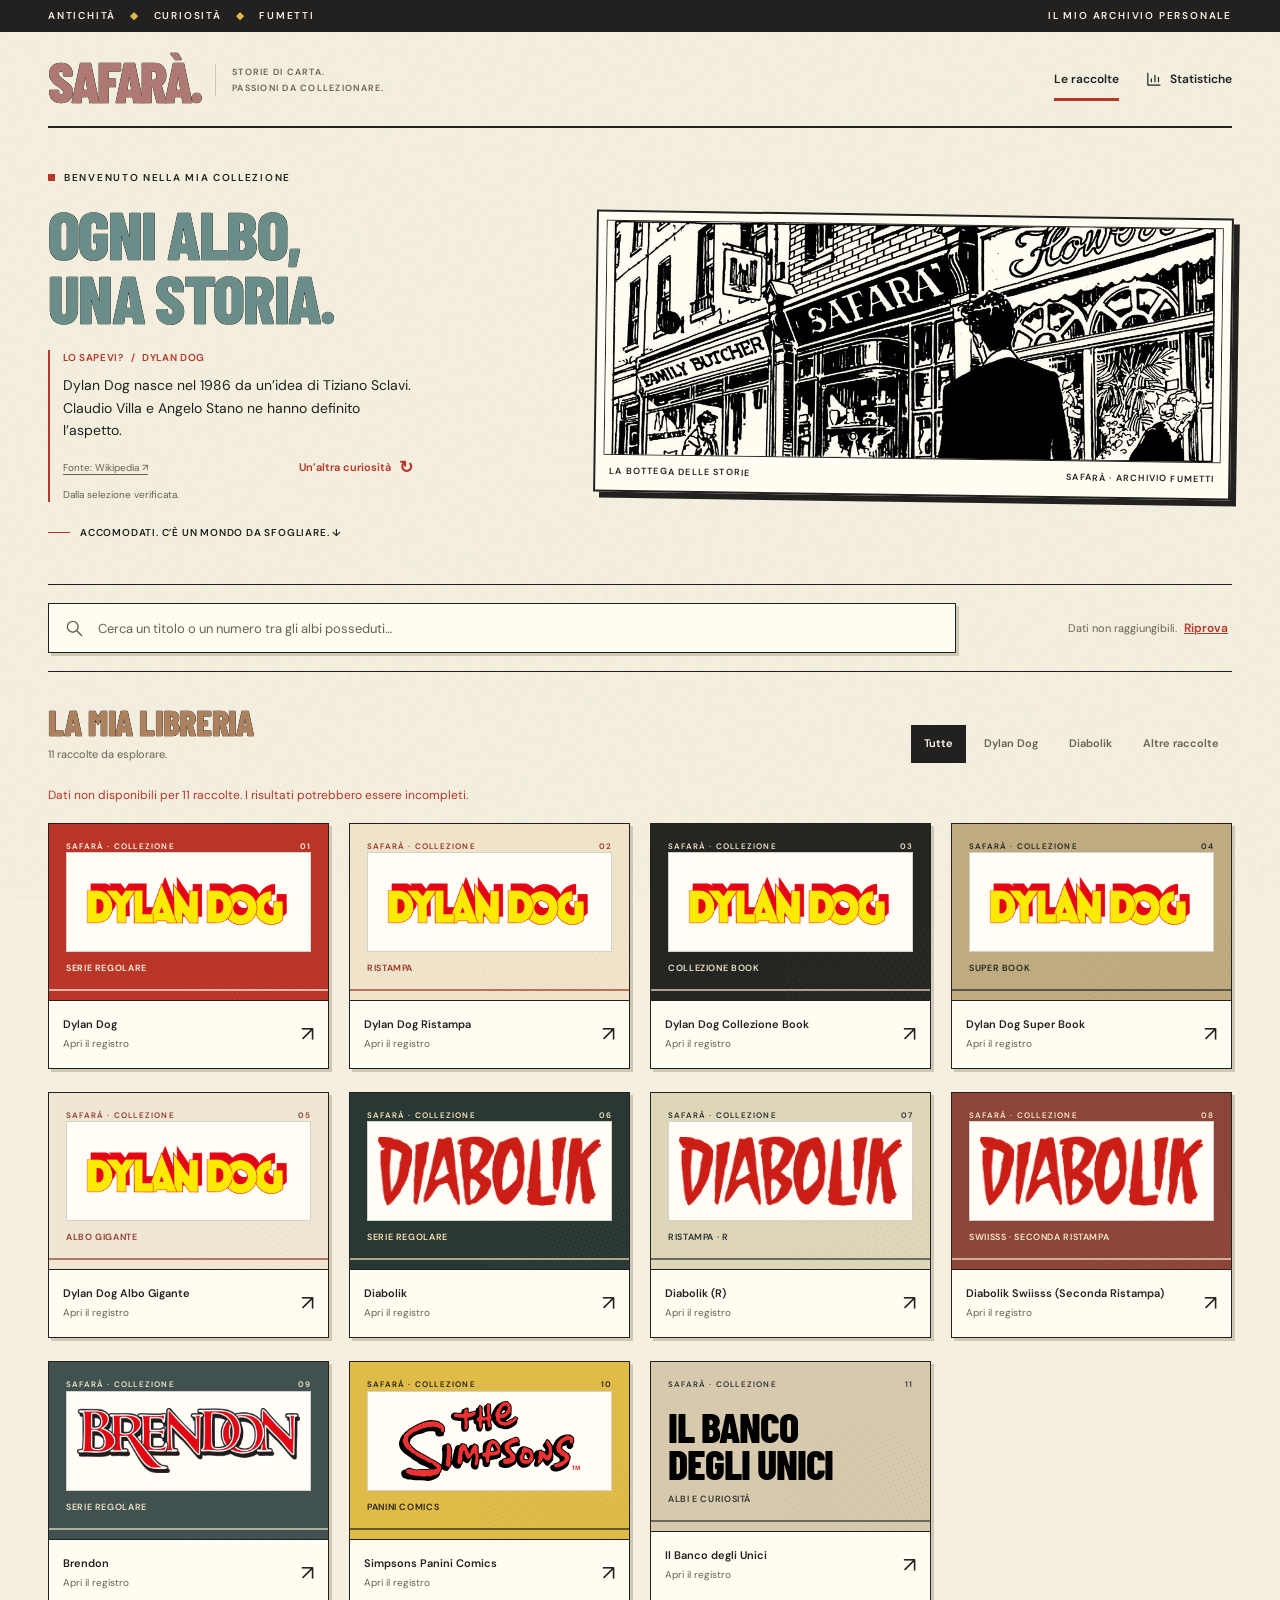
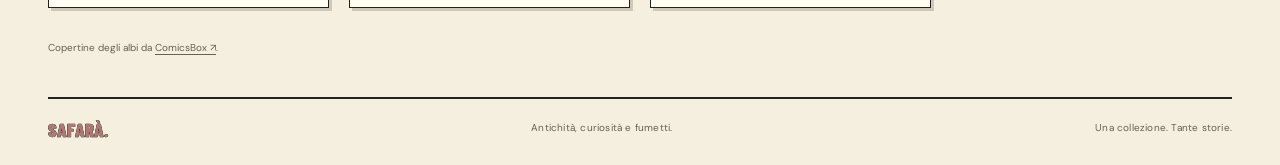
<file: index.html>
<!DOCTYPE html>
<html lang="it">
<head>
  <meta charset="UTF-8">
  <meta name="viewport" content="width=device-width, initial-scale=1">
  <meta name="referrer" content="no-referrer">
  <meta name="theme-color" content="#f4efdf">
  <meta name="description" content="Safarà. Antichità, curiosità e fumetti. Esplora le raccolte e gli albi del mio archivio personale.">
  <title>Safarà | Archivio fumetti</title>
  <link rel="icon" href="favicon.svg" type="image/svg+xml">
  <link rel="preload" href="assets/barlow-condensed-800.ttf" as="font" type="font/ttf" crossorigin>
  <link rel="stylesheet" href="stile.css">
  <script src="colori.js"></script>
  
  <script src="dati.js" defer></script>
  <script src="copertine-dati.js" defer></script>
  <script src="copertine.js" defer></script>
  <script src="app.js" defer></script>
  <script src="curiosita-dati.js" defer></script>
  <script src="curiosita.js" defer></script>
</head>
<body data-page="home">
  <a class="skip-link" href="#contenuto">Vai al contenuto</a>
  <div class="topline"><div class="wrap"><span>Antichità <span class="dot">◆</span> Curiosità <span class="dot">◆</span> Fumetti</span><span class="topline-extra">Il mio archivio personale</span></div></div>
  <header class="site-header wrap">
    <a class="brand" href="index.html" aria-label="Safarà, pagina iniziale"><span class="wordmark">SAFARÀ<span class="brand-dot">.</span></span><span class="brand-copy">Storie di carta.<br>Passioni da collezionare.</span></a>
    <nav class="nav" aria-label="Navigazione principale"><a href="index.html" aria-current="page">Le raccolte</a><a href="statistiche.html" ><svg class="icon" aria-hidden="true" viewBox="0 0 24 24"><path d="M4 3v17h17M9 15v-4m5 4V6m5 9V9"/></svg>Statistiche</a></nav>
  </header>
  <main id="contenuto" class="wrap">
  
    <section class="hero" aria-labelledby="hero-title">
      <div class="hero-copy">
        <div class="eyebrow">Benvenuto nella mia collezione</div>
        <h1 id="hero-title">Ogni albo,<br>una <span>storia.</span></h1>
        <aside class="comic-fact" aria-label="Curiosità sui protagonisti">
          <div class="fact-kicker">Lo sapevi? <span aria-hidden="true">/</span> <span id="fact-character">Dylan Dog</span></div>
          <p id="fact-text" aria-live="polite">Dylan Dog nasce nel 1986 da un’idea di Tiziano Sclavi. Claudio Villa e Angelo Stano ne hanno definito l’aspetto.</p>
          <div class="fact-actions">
            <a id="fact-source" href="https://it.wikipedia.org/wiki/Dylan_Dog" target="_blank" rel="noopener noreferrer">Fonte: Wikipedia ↗</a>
            <button id="fact-next" type="button">Un’altra curiosità <span aria-hidden="true">↻</span></button>
          </div>
          <p class="fact-status"><span id="fact-status" role="status">Dalla selezione verificata.</span><span id="fact-license" hidden> · <a href="https://creativecommons.org/licenses/by-sa/4.0/deed.it" target="_blank" rel="noopener noreferrer">CC BY-SA 4.0</a></span></p>
        </aside>
        <a href="#scaffale" class="hero-note"><span></span>Accomodati. C’è un mondo da sfogliare. ↓</a>
      </div>
      <figure class="hero-panel"><img src="logo.png" width="1070" height="426" alt="L’insegna della bottega Safarà in una vignetta in bianco e nero"><figcaption><span>La bottega delle storie</span><span>Safarà · Archivio fumetti</span></figcaption></figure>
    </section>
    <section class="search-band" aria-label="Cerca nella collezione">
      <div class="search-box"><svg class="icon" aria-hidden="true" viewBox="0 0 24 24"><circle cx="10.5" cy="10.5" r="6.5"/><path d="m16 16 5 5"/></svg><label for="search-input" class="sr-only">Cerca un titolo o un numero tra gli albi posseduti…</label><input type="search" id="search-input" placeholder="Cerca un titolo o un numero tra gli albi posseduti…" autocomplete="off"><button type="button" class="clear-search" id="clear-search" aria-label="Cancella la ricerca" hidden>×</button></div>
      <p class="sync-state" id="search-status" role="status">Caricamento degli albi…</p>
    </section>
    <section id="scaffale" aria-labelledby="shelf-title">
      <div class="section-heading"><div><h2 id="shelf-title">La mia libreria</h2><p id="shelf-subtitle">11 raccolte da esplorare.</p></div><div class="filters" role="group" aria-label="Filtra le raccolte"><button type="button" class="filter" data-filter="all" aria-pressed="true">Tutte</button><button type="button" class="filter" data-filter="dyd" aria-pressed="false">Dylan Dog</button><button type="button" class="filter" data-filter="diab" aria-pressed="false">Diabolik</button><button type="button" class="filter" data-filter="other" aria-pressed="false">Altre raccolte</button></div></div>
      <p id="home-notice" class="notice" role="status" hidden></p>
      <div id="menu-raccolte" class="collection-grid"></div>
    </section>

  <p class="cover-attribution">Copertine degli albi da <a href="https://www.comicsbox.it" target="_blank" rel="noopener noreferrer">ComicsBox ↗</a>.</p>
  <noscript><p class="message">Attiva JavaScript per consultare gli albi e le statistiche della collezione.</p></noscript>
  </main>
  <footer class="footer wrap"><span class="footer-brand">SAFARÀ.</span><span>Antichità, curiosità e fumetti.</span><span>Una collezione. Tante storie.</span></footer>
</body>
</html>
</file>
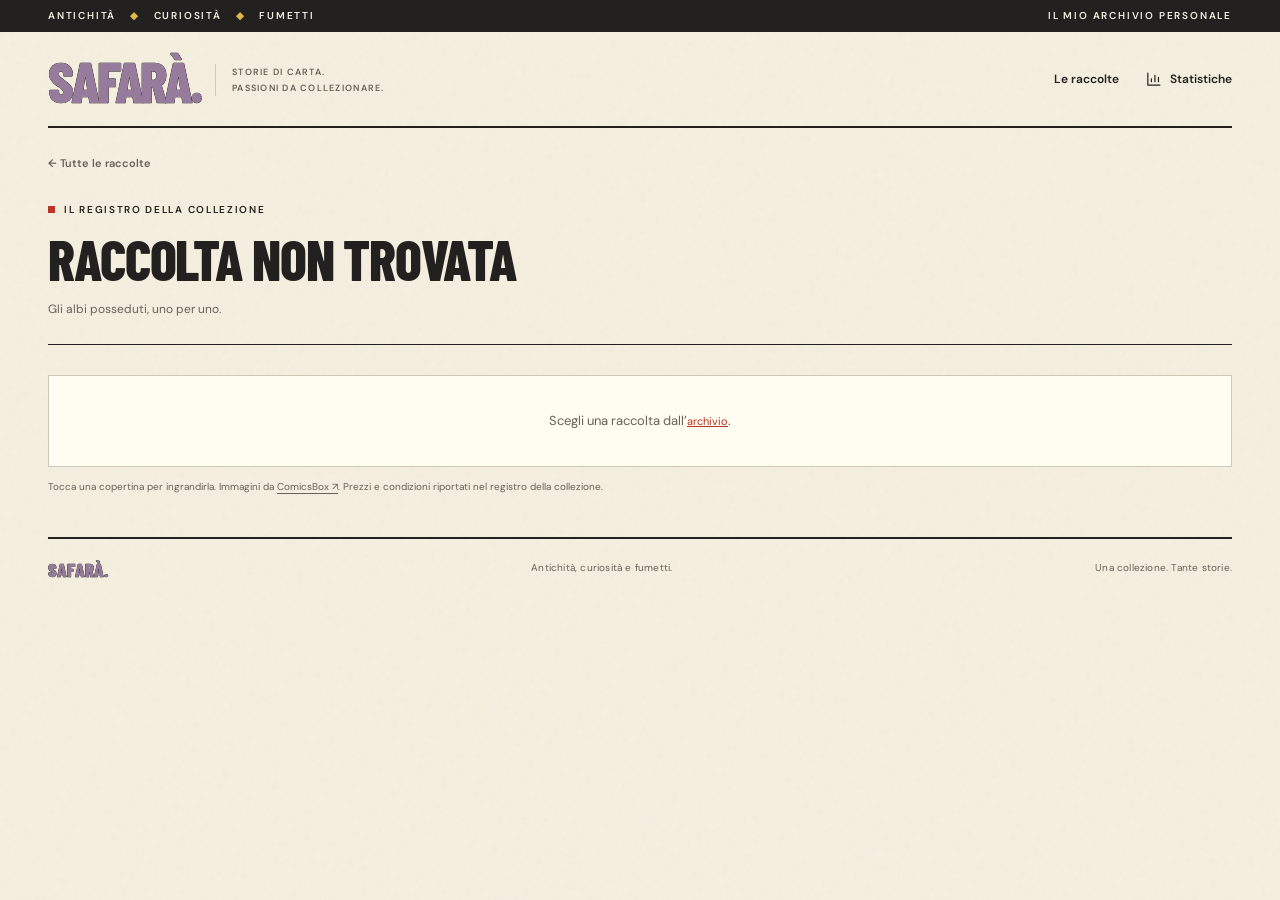
<file: raccolta.html>
<!DOCTYPE html>
<html lang="it">
<head>
  <meta charset="UTF-8">
  <meta name="viewport" content="width=device-width, initial-scale=1">
  <meta name="referrer" content="no-referrer">
  <meta name="theme-color" content="#f4efdf">
  <meta name="description" content="Safarà. Antichità, curiosità e fumetti. Esplora le raccolte e gli albi del mio archivio personale.">
  <title>Safarà | Registro</title>
  <link rel="icon" href="favicon.svg" type="image/svg+xml">
  <link rel="preload" href="assets/barlow-condensed-800.ttf" as="font" type="font/ttf" crossorigin>
  <link rel="stylesheet" href="stile.css">
  <script src="colori.js"></script>
  
  <script src="dati.js" defer></script>
  <script src="copertine-dati.js" defer></script>
  <script src="copertine.js" defer></script>
  <script src="app.js" defer></script>
</head>
<body data-page="register">
  <a class="skip-link" href="#contenuto">Vai al contenuto</a>
  <div class="topline"><div class="wrap"><span>Antichità <span class="dot">◆</span> Curiosità <span class="dot">◆</span> Fumetti</span><span class="topline-extra">Il mio archivio personale</span></div></div>
  <header class="site-header wrap">
    <a class="brand" href="index.html" aria-label="Safarà, pagina iniziale"><span class="wordmark">SAFARÀ<span class="brand-dot">.</span></span><span class="brand-copy">Storie di carta.<br>Passioni da collezionare.</span></a>
    <nav class="nav" aria-label="Navigazione principale"><a href="index.html" >Le raccolte</a><a href="statistiche.html" ><svg class="icon" aria-hidden="true" viewBox="0 0 24 24"><path d="M4 3v17h17M9 15v-4m5 4V6m5 9V9"/></svg>Statistiche</a></nav>
  </header>
  <main id="contenuto" class="wrap">
  
    <a href="index.html#scaffale" class="back-link">← Tutte le raccolte</a>
    <header class="page-heading"><div><div class="eyebrow">Il registro della collezione</div><h1 id="serie-title">Caricamento…</h1><p>Gli albi posseduti, uno per uno.</p></div><div id="external-link-container"></div></header>
    <div class="register-toolbar"><div class="search-box"><svg class="icon" aria-hidden="true" viewBox="0 0 24 24"><circle cx="10.5" cy="10.5" r="6.5"/><path d="m16 16 5 5"/></svg><label for="register-search" class="sr-only">Cerca un titolo o un numero in questa raccolta…</label><input type="search" id="register-search" placeholder="Cerca un titolo o un numero in questa raccolta…" autocomplete="off"><button type="button" class="clear-search" id="clear-search" aria-label="Cancella la ricerca" hidden>×</button></div><p id="register-count" class="register-count" role="status">Caricamento degli albi…</p></div>
    <div id="register-message" class="message" role="status" hidden></div>
    <div class="table-wrap" id="register-table"><table aria-label="Albi posseduti nella raccolta"><thead><tr id="table-header-row"><th scope="col">Copertina</th><th scope="col">N°</th><th scope="col">Titolo albo</th><th scope="col">Stato</th><th scope="col">Prezzo</th><th scope="col">Condizione</th></tr></thead><tbody id="table-body"><tr class="loading-row"><td colspan="6">Caricamento degli albi…</td></tr></tbody></table></div>
    <p class="table-note">Tocca una copertina per ingrandirla. Immagini da <a id="cover-catalogue-link" href="https://www.comicsbox.it" target="_blank" rel="noopener noreferrer">ComicsBox ↗</a>. Prezzi e condizioni riportati nel registro della collezione.</p>

  <noscript><p class="message">Attiva JavaScript per consultare gli albi e le statistiche della collezione.</p></noscript>
  </main>
  <footer class="footer wrap"><span class="footer-brand">SAFARÀ.</span><span>Antichità, curiosità e fumetti.</span><span>Una collezione. Tante storie.</span></footer>
</body>
</html>
</file>
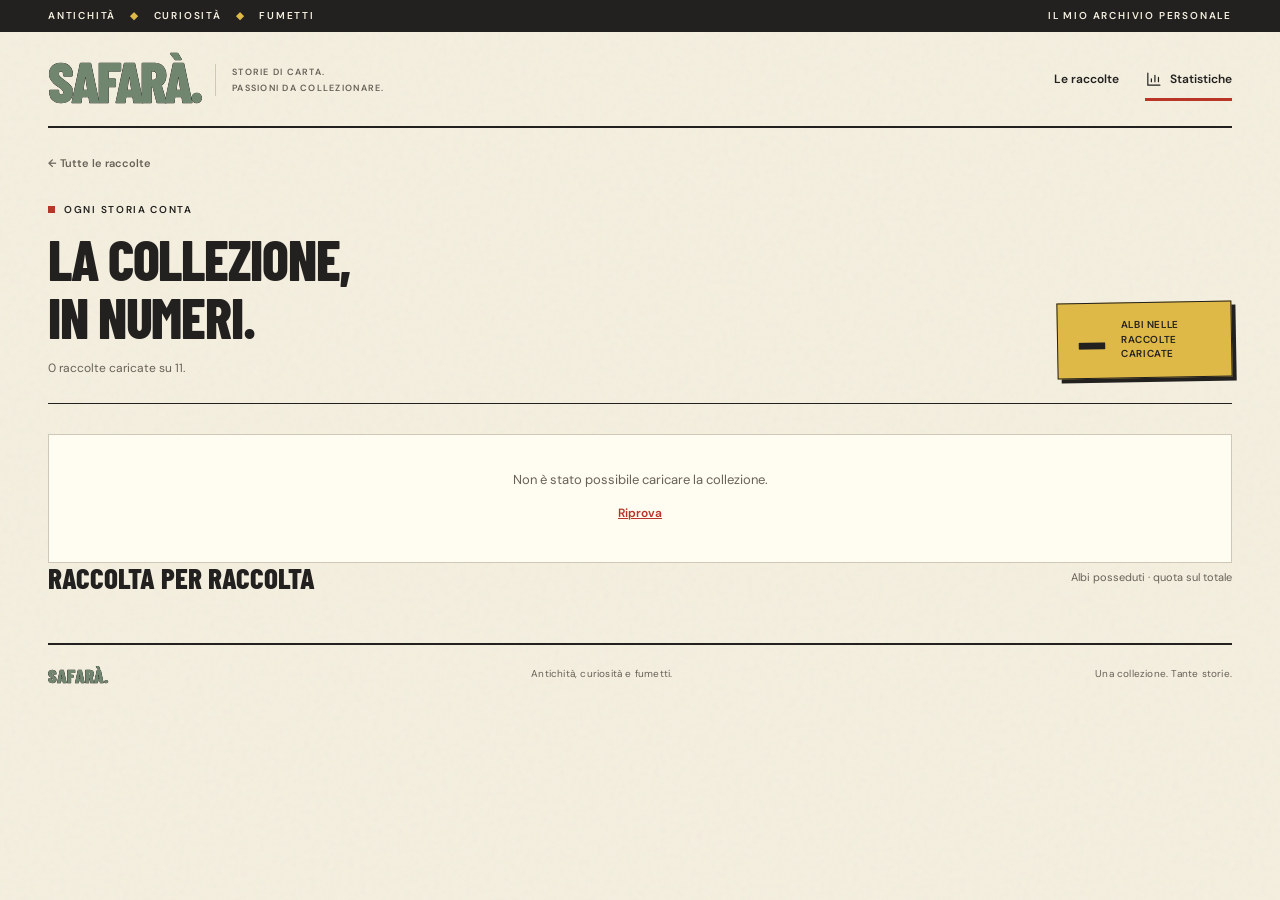
<file: statistiche.html>
<!DOCTYPE html>
<html lang="it">
<head>
  <meta charset="UTF-8">
  <meta name="viewport" content="width=device-width, initial-scale=1">
  <meta name="referrer" content="no-referrer">
  <meta name="theme-color" content="#f4efdf">
  <meta name="description" content="Safarà. Antichità, curiosità e fumetti. Esplora le raccolte e gli albi del mio archivio personale.">
  <title>Safarà | Statistiche</title>
  <link rel="icon" href="favicon.svg" type="image/svg+xml">
  <link rel="preload" href="assets/barlow-condensed-800.ttf" as="font" type="font/ttf" crossorigin>
  <link rel="stylesheet" href="stile.css">
  <script src="colori.js"></script>
  <script src="assets/chart.umd.js" defer></script>
  <script src="dati.js" defer></script>
  <script src="app.js" defer></script>
</head>
<body data-page="stats">
  <a class="skip-link" href="#contenuto">Vai al contenuto</a>
  <div class="topline"><div class="wrap"><span>Antichità <span class="dot">◆</span> Curiosità <span class="dot">◆</span> Fumetti</span><span class="topline-extra">Il mio archivio personale</span></div></div>
  <header class="site-header wrap">
    <a class="brand" href="index.html" aria-label="Safarà, pagina iniziale"><span class="wordmark">SAFARÀ<span class="brand-dot">.</span></span><span class="brand-copy">Storie di carta.<br>Passioni da collezionare.</span></a>
    <nav class="nav" aria-label="Navigazione principale"><a href="index.html" >Le raccolte</a><a href="statistiche.html" aria-current="page"><svg class="icon" aria-hidden="true" viewBox="0 0 24 24"><path d="M4 3v17h17M9 15v-4m5 4V6m5 9V9"/></svg>Statistiche</a></nav>
  </header>
  <main id="contenuto" class="wrap">
  
    <a href="index.html#scaffale" class="back-link">← Tutte le raccolte</a>
    <header class="page-heading"><div><div class="eyebrow">Ogni storia conta</div><h1>La collezione,<br>in numeri.</h1><p id="stats-status" role="status">Conteggio degli albi in corso…</p></div><div class="total-badge"><strong id="total-counter">—</strong><span id="total-label">Albi nella collezione</span></div></header>
    <div id="stats-message" class="message" role="status" hidden></div>
    <div class="chart-grid"><section class="chart-panel"><h2>Le anime dello scaffale</h2><p>Come si distribuiscono gli albi tra le raccolte.</p><div class="chart-container"><canvas id="pieChart" role="img" aria-label="Distribuzione degli albi per raccolta. I dati sono elencati di seguito."></canvas></div></section><section class="chart-panel"><h2>Il profilo della collezione</h2><p>Numero di albi posseduti in ciascuna raccolta.</p><div class="chart-container"><canvas id="radarChart" role="img" aria-label="Confronto del numero di albi per raccolta. I dati sono elencati di seguito."></canvas></div></section></div>
    <section aria-labelledby="details-title"><div class="stats-subtitle"><h2 id="details-title">Raccolta per raccolta</h2><p>Albi posseduti · quota sul totale</p></div><div id="stats-container" class="stats-grid"></div></section>

  <noscript><p class="message">Attiva JavaScript per consultare gli albi e le statistiche della collezione.</p></noscript>
  </main>
  <footer class="footer wrap"><span class="footer-brand">SAFARÀ.</span><span>Antichità, curiosità e fumetti.</span><span>Una collezione. Tante storie.</span></footer>
</body>
</html>
</file>
<file: stile.css>
@font-face{font-family:Barlow;src:url('assets/barlow-condensed-800.ttf') format('truetype');font-weight:800;font-display:swap}
@font-face{font-family:Barlow;src:url('assets/barlow-condensed-600.ttf') format('truetype');font-weight:600;font-display:swap}
@font-face{font-family:DM;src:url('assets/dm-sans-400.ttf') format('truetype');font-weight:400;font-display:swap}
@font-face{font-family:DM;src:url('assets/dm-sans-600.ttf') format('truetype');font-weight:600;font-display:swap}
:root{--paper:#f4efdf;--sheet:#fffcf2;--ink:#22211f;--muted:#686158;--red:#b93527;--gold:#dfb947;--line:#d0c8b7;--green:#315744;color-scheme:light}
*{box-sizing:border-box}
html{scroll-behavior:smooth;scroll-padding-top:24px}
body{margin:0;background:var(--paper);color:var(--ink);font:15px/1.55 DM,Arial,sans-serif;-webkit-font-smoothing:antialiased}
body::before{content:'';position:fixed;inset:0;z-index:-1;pointer-events:none;opacity:.16;background-image:url("data:image/svg+xml,%3Csvg viewBox='0 0 180 180' xmlns='http://www.w3.org/2000/svg'%3E%3Cfilter id='grain'%3E%3CfeTurbulence type='fractalNoise' baseFrequency='.8' numOctaves='3' stitchTiles='stitch'/%3E%3C/filter%3E%3Crect width='100%25' height='100%25' opacity='.25' filter='url(%23grain)'/%3E%3C/svg%3E")}
a{color:inherit;text-decoration:none}button,input{font:inherit}button,a,input{-webkit-tap-highlight-color:transparent}button{cursor:pointer}button:disabled{cursor:default}button:focus-visible,a:focus-visible,input:focus-visible{outline:3px solid var(--red);outline-offset:5px}
h1,h2,h3,p{margin:0}h1,h2,h3{font-family:Barlow,'Arial Narrow',Impact,sans-serif;font-weight:800;line-height:1.05}img{max-width:100%;display:block}button svg,a svg{pointer-events:none}svg.icon{width:20px;height:20px;fill:none;stroke:currentColor;stroke-width:1.7;stroke-linecap:round;stroke-linejoin:round;flex:none}[hidden]{display:none!important}
.wrap{width:min(1184px,calc(100% - 80px));margin-inline:auto}.skip-link{position:absolute;top:-80px;left:20px;z-index:10;background:var(--ink);color:var(--sheet);padding:12px}.skip-link:focus{top:10px}
.topline{background:var(--ink);color:var(--paper);font-size:10px;font-weight:600;letter-spacing:.18em;text-transform:uppercase}.topline .wrap{display:flex;justify-content:space-between;padding-block:8px;gap:16px}.topline .dot{color:var(--gold);margin-inline:10px}
.site-header{display:flex;align-items:center;justify-content:space-between;gap:24px;padding-block:22px 20px;border-bottom:2px solid var(--ink)}.brand{display:inline-flex;gap:15px;align-items:center}.wordmark{font-family:Barlow,Impact,sans-serif;font-size:57px;font-weight:800;letter-spacing:-.055em;line-height:.92}.brand-dot{color:var(--red)}.brand-copy{border-left:1px solid var(--line);padding-left:16px;font-size:9px;font-weight:600;letter-spacing:.14em;line-height:1.8;text-transform:uppercase;color:var(--muted)}
.nav{display:flex;align-items:center;gap:26px;font-size:12px;font-weight:600}.nav a{display:inline-flex;align-items:center;gap:8px;min-height:42px;padding-block:6px;position:relative}.nav a[aria-current=page]::after{content:'';height:3px;background:var(--red);position:absolute;bottom:0;inset-inline:0}.nav a:hover{color:var(--red)}.nav .icon{width:17px;height:17px}
.hero{display:grid;grid-template-columns:.88fr 1.12fr;align-items:center;gap:46px;padding-block:42px 40px}.eyebrow{font-size:10px;font-weight:600;letter-spacing:.17em;text-transform:uppercase;display:flex;align-items:center;gap:9px}.eyebrow::before{content:'';width:7px;height:7px;background:var(--red)}.hero h1{font-size:clamp(48px,5.2vw,74px);letter-spacing:-.025em;margin-top:17px;text-transform:uppercase;line-height:.95}.hero h1 span{color:var(--red)}.hero-copy>p{max-width:345px;margin-top:18px;font-size:14px;color:var(--muted);line-height:1.7}.hero-note{display:inline-flex;gap:10px;align-items:center;margin-top:23px;font-size:10px;letter-spacing:.08em;text-transform:uppercase;font-weight:600}.hero-note>span{display:inline-block;width:22px;height:1px;background:var(--red)}
.hero-panel{position:relative;margin:0;padding:8px;background:var(--sheet);border:2px solid var(--ink);box-shadow:6px 6px 0 var(--ink);transform:rotate(.8deg)}.hero-panel img{width:100%;height:235px;object-fit:cover;object-position:53% center;mix-blend-mode:multiply;border:1px solid var(--ink)}.hero-panel figcaption{padding:10px 6px 3px;display:flex;justify-content:space-between;gap:15px;font-size:9px;font-weight:600;letter-spacing:.13em;text-transform:uppercase}
.search-band{display:flex;align-items:center;gap:26px;border-block:1px solid var(--ink);padding-block:18px;margin-block:4px 31px}.search-box{display:flex;align-items:center;gap:12px;flex:1;min-width:0;background:var(--sheet);border:1.5px solid var(--ink);padding:0 15px;min-height:50px;box-shadow:3px 3px 0 var(--line)}.search-box>svg{color:var(--muted)}.search-box input{min-width:0;width:100%;height:48px;border:0;background:transparent;font-size:13px;color:var(--ink)}.search-box input::placeholder{color:var(--muted);opacity:1}.search-box:focus-within{outline:2px solid var(--red);outline-offset:3px}.search-box input:focus{outline:0}.clear-search{display:inline-flex;align-items:center;justify-content:center;min-height:35px;min-width:35px;background:none;border:0;color:var(--muted)}.sync-state{font-size:11px;color:var(--muted);flex-basis:250px;text-align:right;font-variant-numeric:tabular-nums}.sync-state strong{color:var(--ink);font-weight:600}.sync-state .live-dot{display:inline-block;width:6px;height:6px;border-radius:50%;background:var(--green);margin:0 7px 1px 0}
.section-heading{display:flex;justify-content:space-between;align-items:end;gap:20px;margin-bottom:23px}.section-heading h2{font-size:36px;text-transform:uppercase;letter-spacing:-.01em}.section-heading p{color:var(--muted);font-size:11px;margin-top:5px}.filters{display:flex;gap:5px;flex-wrap:wrap}.filter{border:1px solid transparent;background:transparent;padding:8px 12px;min-height:38px;font-size:11px;font-weight:600;color:var(--muted)}.filter:hover{color:var(--ink);border-color:var(--line)}.filter[aria-pressed=true]{background:var(--ink);color:var(--sheet);border-color:var(--ink)}
.collection-grid{display:grid;grid-template-columns:repeat(4,minmax(0,1fr));gap:23px 20px;padding-bottom:12px}.collection-card{display:flex;flex-direction:column;min-width:0;border:1.5px solid var(--ink);background:var(--sheet);box-shadow:3px 3px 0 var(--line);transition:transform .18s,box-shadow .18s}.collection-card:hover{transform:translate(-2px,-3px);box-shadow:5px 6px 0 var(--ink)}.cover{overflow:hidden;position:relative;display:flex;flex-direction:column;min-height:170px;padding:16px 17px;background:var(--cover-bg);color:var(--cover-ink);border-bottom:1.5px solid var(--ink)}.cover::before{content:'';position:absolute;width:160px;height:160px;right:-12px;bottom:-53px;border-radius:50%;background-image:radial-gradient(currentColor .9px,transparent .9px);background-size:5px 5px;opacity:.13;transform:rotate(-18deg)}.cover::after{content:'';position:absolute;left:0;right:0;bottom:9px;height:2px;background:currentColor;opacity:.65}.cover .cover-top{display:flex;justify-content:space-between;gap:12px;font-size:8px;font-weight:600;letter-spacing:.15em;text-transform:uppercase;z-index:1}.cover-title{font-family:Barlow,Impact,sans-serif;font-size:42px;line-height:.87;letter-spacing:-.025em;font-weight:800;text-transform:uppercase;z-index:1;margin:auto 0 12px;max-width:90%}.cover-label{position:relative;z-index:1;align-self:flex-start;font-size:9px;font-weight:600;text-transform:uppercase;letter-spacing:.07em;margin-bottom:8px}.collection-card[data-family=dyd]{--cover-bg:#b93527;--cover-ink:#fff7e6}.collection-card[data-id=dyd-rist]{--cover-bg:#efe3c9;--cover-ink:#983626}.collection-card[data-id=dyd-book]{--cover-bg:#252522;--cover-ink:#eee4cf}.collection-card[data-id=dyd-super]{--cover-bg:#beac80;--cover-ink:#292725}.collection-card[data-id=dyd-gig]{--cover-bg:#efe6d3;--cover-ink:#963b30}.collection-card[data-family=diab]{--cover-bg:#293735;--cover-ink:#f8e5b4}.collection-card[data-id=diab-r]{--cover-bg:#dfd5b9;--cover-ink:#283432}.collection-card[data-id=diab-sw]{--cover-bg:#8c4537;--cover-ink:#f5e8cc}.collection-card[data-id=brendon]{--cover-bg:#41514f;--cover-ink:#efe4c8}.collection-card[data-id=simpsons]{--cover-bg:#e1bb48;--cover-ink:#252522}.collection-card[data-id=banco-unici]{--cover-bg:#d6c9ad;--cover-ink:#343733}.card-bottom{display:flex;justify-content:space-between;align-items:center;gap:10px;padding:13px 14px;min-height:67px}.card-bottom h3{font-family:DM,Arial,sans-serif;font-size:11px;font-weight:600;line-height:1.45}.card-bottom p{font-size:10px;color:var(--muted);margin-top:3px}.card-arrow{font-size:21px;line-height:1;flex:none}.result-card{padding:20px;min-height:150px;justify-content:space-between}.result-card .result-series{font-size:9px;letter-spacing:.1em;text-transform:uppercase;color:var(--red);font-weight:600}.result-card h3{font-size:25px;line-height:1.1;margin:12px 0}.result-card .result-bottom{display:flex;align-items:center;justify-content:space-between;font-size:10px;color:var(--muted)}
.message{padding:35px 22px;border:1px solid var(--line);text-align:center;background:var(--sheet);color:var(--muted);font-size:13px;grid-column:1/-1}.message button,.text-button{background:none;border:0;padding:4px;color:var(--red);text-decoration:underline;font-size:12px;font-weight:600}.message p+button{margin-top:10px}.notice{font-size:12px;color:var(--red);padding-bottom:18px}
.footer{display:flex;justify-content:space-between;gap:20px;border-top:2px solid var(--ink);padding-block:21px 26px;margin-top:42px;font-size:10px;color:var(--muted);letter-spacing:.02em}.footer-brand{font-family:Barlow,Impact,sans-serif;font-size:19px;font-weight:800;color:var(--ink);line-height:1}
.back-link{display:inline-flex;gap:8px;align-items:center;margin-top:27px;font-size:11px;font-weight:600;color:var(--muted)}.back-link:hover{color:var(--red)}.page-heading{display:flex;align-items:flex-end;justify-content:space-between;gap:28px;margin-block:28px 30px;padding-bottom:25px;border-bottom:1px solid var(--ink)}.page-heading h1{font-size:56px;text-transform:uppercase;letter-spacing:-.02em;margin-top:12px}.page-heading p{font-size:12px;color:var(--muted);margin-top:12px}.outline-button{display:inline-flex;align-items:center;justify-content:center;gap:8px;background:var(--sheet);border:1.5px solid var(--ink);padding:12px 15px;min-height:44px;font-size:11px;font-weight:600;white-space:nowrap;box-shadow:3px 3px 0 var(--line)}.outline-button:hover{background:var(--ink);color:var(--sheet)}.register-toolbar{display:flex;justify-content:space-between;align-items:center;gap:20px;margin-bottom:20px}.register-toolbar .search-box{max-width:450px;min-height:44px}.register-toolbar input{height:42px}.register-count{font-size:11px;font-weight:600;color:var(--muted)}
.table-wrap{border:1.5px solid var(--ink);background:var(--sheet);overflow-x:auto}table{width:100%;border-collapse:collapse;text-align:left;font-size:13px}thead{background:var(--ink);color:var(--paper)}th{padding:13px 18px;font-size:9px;letter-spacing:.12em;text-transform:uppercase;font-weight:600;white-space:nowrap}td{padding:16px 18px;border-bottom:1px solid var(--line);vertical-align:middle}tr:last-child td{border-bottom:0}.table-row:hover{background:#efe7d4}.issue-number{font-variant-numeric:tabular-nums;font-weight:600;color:var(--red);font-size:12px}.issue-title{font-weight:600;min-width:230px}.issue-price{font-variant-numeric:tabular-nums;white-space:nowrap}.issue-condition{font-size:11px;color:var(--muted)}.status-badge{display:inline-block;font-size:9px;font-weight:600;color:var(--green);background:#e7ede1;padding:4px 8px;border:1px solid #b4c1ad;white-space:nowrap}.info-link{color:var(--red);font-size:11px;text-decoration:underline;white-space:nowrap}.loading-row td{text-align:center;padding:36px;color:var(--muted)}.table-note{font-size:10px;color:var(--muted);margin-top:12px}
.total-badge{display:flex;align-items:center;gap:15px;padding:13px 20px;background:var(--gold);border:1.5px solid var(--ink);box-shadow:4px 4px 0 var(--ink);transform:rotate(-1deg)}.total-badge strong{font-family:Barlow,Impact,sans-serif;font-size:48px;font-weight:800;line-height:1}.total-badge span{max-width:90px;font-size:10px;line-height:1.45;font-weight:600;text-transform:uppercase;letter-spacing:.06em}.chart-grid{display:grid;grid-template-columns:1fr 1fr;gap:25px;margin-bottom:32px}.chart-panel{padding:24px;background:var(--sheet);border:1.5px solid var(--ink);box-shadow:4px 4px 0 var(--line);min-width:0}.chart-panel h2{font-size:26px;text-transform:uppercase}.chart-panel>p{font-size:11px;color:var(--muted);margin-top:7px}.chart-container{position:relative;height:315px;width:100%;margin-top:24px}.stats-grid{display:grid;grid-template-columns:1fr 1fr;gap:0 32px}.stat-card{display:block;padding:17px 0;border-bottom:1px solid var(--line)}.stat-card:hover .stat-name{color:var(--red)}.stat-heading{display:flex;align-items:center;justify-content:space-between;gap:15px;margin-bottom:10px}.stat-name{font-size:12px;font-weight:600;display:flex;align-items:center;gap:9px}.swatch{width:8px;height:8px;flex:none}.stat-value{font-variant-numeric:tabular-nums;font-size:11px;white-space:nowrap}.stat-value span{color:var(--muted);margin-left:7px;font-size:10px}.progress-bar{height:5px;background:#e3ddcf;overflow:hidden}.progress-fill{height:100%}.stats-subtitle{display:flex;justify-content:space-between;align-items:center;gap:15px;margin-bottom:8px}.stats-subtitle h2{font-size:29px;text-transform:uppercase}.stats-subtitle p{font-size:11px;color:var(--muted)}.sr-only{position:absolute;width:1px;height:1px;padding:0;margin:-1px;overflow:hidden;clip:rect(0,0,0,0);white-space:nowrap;border:0}
@media(min-width:1400px){.hero-panel img{height:254px}}
@media(max-width:1000px){.wrap{width:calc(100% - 48px)}.hero{gap:28px}.hero-panel img{height:215px}.hero h1{font-size:58px}.collection-grid{grid-template-columns:repeat(3,minmax(0,1fr))}.cover-title{font-size:40px}.brand-copy{display:none}.chart-container{height:290px}}
@media(max-width:700px){.wrap{width:calc(100% - 32px)}.topline .wrap{font-size:8px;letter-spacing:.1em;padding-block:7px}.topline .dot{margin-inline:5px}.topline-extra{display:none}.site-header{padding-block:20px 16px;gap:12px}.wordmark{font-size:44px}.nav{gap:18px;font-size:11px}.nav .icon{display:none}.hero{grid-template-columns:1fr;padding-block:29px 26px;gap:27px}.hero h1{font-size:63px;margin-top:13px}.hero-copy>p{max-width:310px;margin-top:13px;font-size:13px}.hero-note{display:none}.hero-panel{transform:rotate(.4deg);box-shadow:4px 4px 0 var(--ink);padding:6px}.hero-panel img{height:166px;object-position:center}.hero-panel figcaption{font-size:8px;padding:8px 3px 2px;letter-spacing:.08em}.search-band{display:block;padding-block:17px;margin-bottom:24px}.search-box{padding-inline:12px;gap:9px}.search-box input{font-size:12px}.sync-state{margin-top:12px;text-align:left;font-size:10px}.section-heading{display:block;margin-bottom:18px}.section-heading h2{font-size:32px}.filters{margin-top:15px;gap:3px}.filter{padding:7px 10px;min-height:37px;font-size:10px}.collection-grid{grid-template-columns:repeat(2,minmax(0,1fr));gap:16px 12px}.cover{min-height:159px;padding:14px 12px}.cover-title{font-size:36px;max-width:100%}.cover .cover-top{font-size:7px;letter-spacing:.09em}.cover-label{font-size:8px;letter-spacing:.015em;line-height:1.3}.card-bottom{padding:11px 10px;min-height:74px;gap:7px}.card-bottom h3{font-size:10px}.card-bottom p{font-size:9px}.card-arrow{font-size:18px}.footer{margin-top:30px;flex-wrap:wrap;font-size:9px;padding-block:18px;gap:10px}.footer-brand{font-size:18px}.result-card{padding:15px;min-height:157px}.result-card h3{font-size:24px}.result-card .result-series{font-size:8px;letter-spacing:.03em}.back-link{margin-top:22px}.page-heading{display:block;margin-block:23px 24px;padding-bottom:25px}.page-heading h1{font-size:47px;overflow-wrap:anywhere}.page-heading .outline-button{margin-top:20px}.register-toolbar{display:block}.register-count{margin-top:16px;font-size:10px}.table-wrap{border:0;background:transparent;overflow:visible}table,thead,tbody,tr,td{display:block}thead{display:none}.table-row{border:1.5px solid var(--ink);background:var(--sheet);margin-bottom:12px;padding:15px;display:grid;grid-template-columns:1fr 1fr;gap:11px 14px}.table-row td{border:0;padding:0;min-width:0}.issue-number{grid-column:1/-1;line-height:1}.issue-number::before{content:'ALBO N° ';font-size:9px;letter-spacing:.1em;color:var(--muted);margin-right:3px}.issue-title{grid-column:1/-1;font-size:15px;line-height:1.4}.table-row .issue-status{grid-column:1/-1}.issue-price::before,.issue-condition::before{display:block;font-size:8px;font-weight:600;color:var(--muted);letter-spacing:.08em;margin-bottom:2px}.issue-price::before{content:'PREZZO'}.issue-condition::before{content:'CONDIZIONE'}.issue-condition{font-size:12px}.table-note{margin-top:15px}.chart-grid{grid-template-columns:1fr;gap:18px;margin-bottom:29px}.chart-panel{padding:20px}.chart-container{height:285px}.total-badge{margin-top:24px;display:inline-flex;padding:10px 18px}.total-badge strong{font-size:45px}.stats-grid{grid-template-columns:1fr}.stats-subtitle{align-items:flex-start}.stats-subtitle h2{font-size:28px}.stats-subtitle p{font-size:10px;max-width:90px;text-align:right}.stat-name{font-size:11px}.stat-value span{margin-left:5px}}
@media(max-width:370px){.wordmark{font-size:39px}.nav{gap:13px}.hero h1{font-size:56px}.cover-title{font-size:31px}.cover{padding-inline:10px}.cover-top span:last-child{display:none}.wrap{width:calc(100% - 28px)}}
@media(prefers-reduced-motion:reduce){html{scroll-behavior:auto}*,*::before,*::after{transition:none!important}}
@media print{.topline,.nav,.search-band,.filters,.register-toolbar,.back-link,.outline-button,.footer{display:none}.wrap{width:100%}body{background:white}.site-header{padding:0 0 15px}.table-wrap{overflow:visible}.collection-card,.chart-panel,.hero-panel{box-shadow:none}.table-row,.stat-card{break-inside:avoid}}

/* Pastelli indipendenti a ogni caricamento; contorno nero sottile e fisso. */
:root{--brand-color:#6b83a3;--hero-color:#ad7972;--shelf-color:#71866e}
.wordmark,.brand-dot,.footer-brand{color:var(--brand-color)}
.hero h1,.hero h1 span{color:var(--hero-color)}
#shelf-title{color:var(--shelf-color)}
.wordmark,.brand-dot,.footer-brand,.hero h1,.hero h1 span,#shelf-title{-webkit-text-stroke:.65px #000;paint-order:stroke fill}
.section-heading h2,.page-heading h1,.chart-panel h2,.stats-subtitle h2,.result-card h3{color:var(--ink)}
.cover-brand{position:relative;z-index:1;display:flex;align-items:center;justify-content:center;width:100%;height:100px;padding:9px 10px;margin:auto 0 10px;background:#fffdf5;border:1px solid rgba(34,33,31,.2)}
.series-logo{display:block;width:100%;height:100%;object-fit:contain;object-position:center}
.series-logo-dyd{object-fit:cover}
@media(max-width:700px){.cover-brand{height:90px;padding:8px;margin-bottom:11px}}

.cover-title{color:#000}
.comic-fact{max-width:365px;margin:21px 0 0;padding-left:13px;border-left:2px solid var(--red)}
.fact-kicker{display:flex;align-items:center;flex-wrap:wrap;gap:7px;color:var(--red);font-size:10px;font-weight:600;letter-spacing:.065em;text-transform:uppercase}
.comic-fact #fact-text{margin:9px 0 8px;color:var(--ink);font-size:14px;line-height:1.6;min-height:66px}
.fact-actions{display:flex;align-items:center;justify-content:space-between;gap:12px;flex-wrap:wrap}
.fact-actions a{color:var(--muted);font-size:10px;text-decoration:underline;text-underline-offset:3px}
.fact-actions button{background:none;border:0;color:var(--red);padding:8px 0;min-height:36px;font-size:11px;font-weight:600;display:inline-flex;align-items:center;gap:8px;text-align:left}
.fact-actions button:disabled{opacity:.6}
.fact-actions button span{font-size:17px;line-height:1}
.comic-fact .fact-status{margin:2px 0 0;font-size:10px;color:var(--muted);line-height:1.4}
.fact-status a{text-decoration:underline;text-underline-offset:2px}
@media(max-width:700px){.comic-fact{margin-top:18px;max-width:100%}.comic-fact #fact-text{font-size:13px;min-height:0}.fact-actions button{min-height:44px}}

/* Copertine esterne: spazio riservato anche durante il caricamento. */
.issue-cover{width:112px;padding:12px 18px}
.cover-thumb{position:relative;display:inline-flex;flex-direction:column;width:76px;flex:none;vertical-align:middle}
.cover-button{padding:0;border:0;background:transparent;color:var(--ink);text-align:center}
.cover-image-slot{position:relative;display:grid;place-items:center;width:100%;height:110px;background:#e8e2d5;border:1px solid var(--line);overflow:hidden}
.remote-cover{position:relative;display:block;width:100%;height:100%;object-fit:contain}
.cover-fallback{display:none;color:var(--muted);font-size:9px;line-height:1.4;padding:6px;text-align:center}
.cover-unavailable .cover-fallback{display:block}
.cover-thumb.cover-unavailable{min-height:110px;justify-content:center;border:1px solid var(--line);background:#e8e2d5}
.cover-button:hover .cover-image-slot{border-color:var(--red);box-shadow:2px 2px 0 var(--line)}
.cover-check{display:block;margin-top:4px;color:#80542c;font-size:8px;font-weight:600;line-height:1.3}
.result-main{display:flex;align-items:flex-start;gap:14px;margin:15px 0 20px;min-width:0}
.result-main h3{min-width:0;margin:0;font-size:24px;overflow-wrap:anywhere}
.result-card{padding:16px}
.result-bottom{min-height:36px}
.result-bottom:hover{color:var(--red)}
.cover-attribution{color:var(--muted);font-size:10px;margin-top:20px}
.cover-attribution a,.table-note a{text-decoration:underline;text-underline-offset:3px}
.cover-dialog{width:min(850px,calc(100% - 32px));max-height:calc(100vh - 40px);max-height:calc(100dvh - 40px);padding:0;border:2px solid var(--ink);background:var(--sheet);color:var(--ink);box-shadow:7px 7px 0 rgba(0,0,0,.3);overflow:auto}
.cover-dialog::backdrop{background:rgba(20,20,18,.78)}
.cover-dialog-inner{position:relative;padding:54px 28px 28px;display:grid;grid-template-columns:minmax(0,1.1fr) minmax(0,1fr);align-items:center;gap:28px}
.cover-close{position:absolute;top:8px;right:10px;width:40px;height:40px;padding:0;border:1px solid var(--ink);background:var(--paper);font-size:27px;line-height:1}
.cover-dialog-art .cover-image-slot{height:480px;max-height:65vh;border:0;background:transparent}
.cover-dialog-art .cover-fallback{font-size:13px}
.cover-dialog-copy{min-width:0}
.cover-dialog-copy .eyebrow{font-size:9px;line-height:1.5;overflow-wrap:anywhere}
.cover-dialog-copy h2{font-size:35px;line-height:1.1;margin:14px 0;overflow-wrap:anywhere}
.cover-edition{font-size:11px;color:var(--muted);margin-bottom:15px}
.cover-note{font-size:12px;line-height:1.6;margin:15px 0}
.cover-note-warning{padding-left:11px;border-left:2px solid #80542c}
.cover-dialog-copy .outline-button{margin-top:10px;white-space:normal}
.cover-dialog-open{overflow:hidden}
@media(max-width:1000px) and (min-width:701px){td,th{padding-inline:12px}.issue-cover{width:100px;padding-inline:12px}.issue-title{min-width:180px}}
@media(max-width:700px){
  .table-row{grid-template-columns:76px minmax(0,1fr);gap:8px 16px}
  .table-row .issue-cover{grid-column:1;grid-row:1/7;width:auto;align-self:start}
  .table-row .issue-number,.table-row .issue-title,.table-row .issue-status,.table-row .issue-price,.table-row .issue-condition,.table-row .issue-info{grid-column:2}
  .issue-number{line-height:1.5}
  .issue-price::before,.issue-condition::before{display:inline;margin-right:6px}
  .issue-title{overflow-wrap:anywhere}
  .result-main{display:block;margin:12px 0}
  .result-main .cover-thumb{width:100%;max-width:110px;margin-bottom:12px}
  .result-main .cover-image-slot{height:150px}
  .result-main h3{font-size:23px}
  .result-card{padding:12px}
  .cover-dialog-inner{grid-template-columns:1fr;gap:20px;padding:55px 20px 24px}
  .cover-dialog-art .cover-image-slot{height:330px;max-height:48vh}
  .cover-dialog-copy h2{font-size:29px}
}
@media print{.cover-dialog{display:none}.cover-thumb{break-inside:avoid}}
</file>
